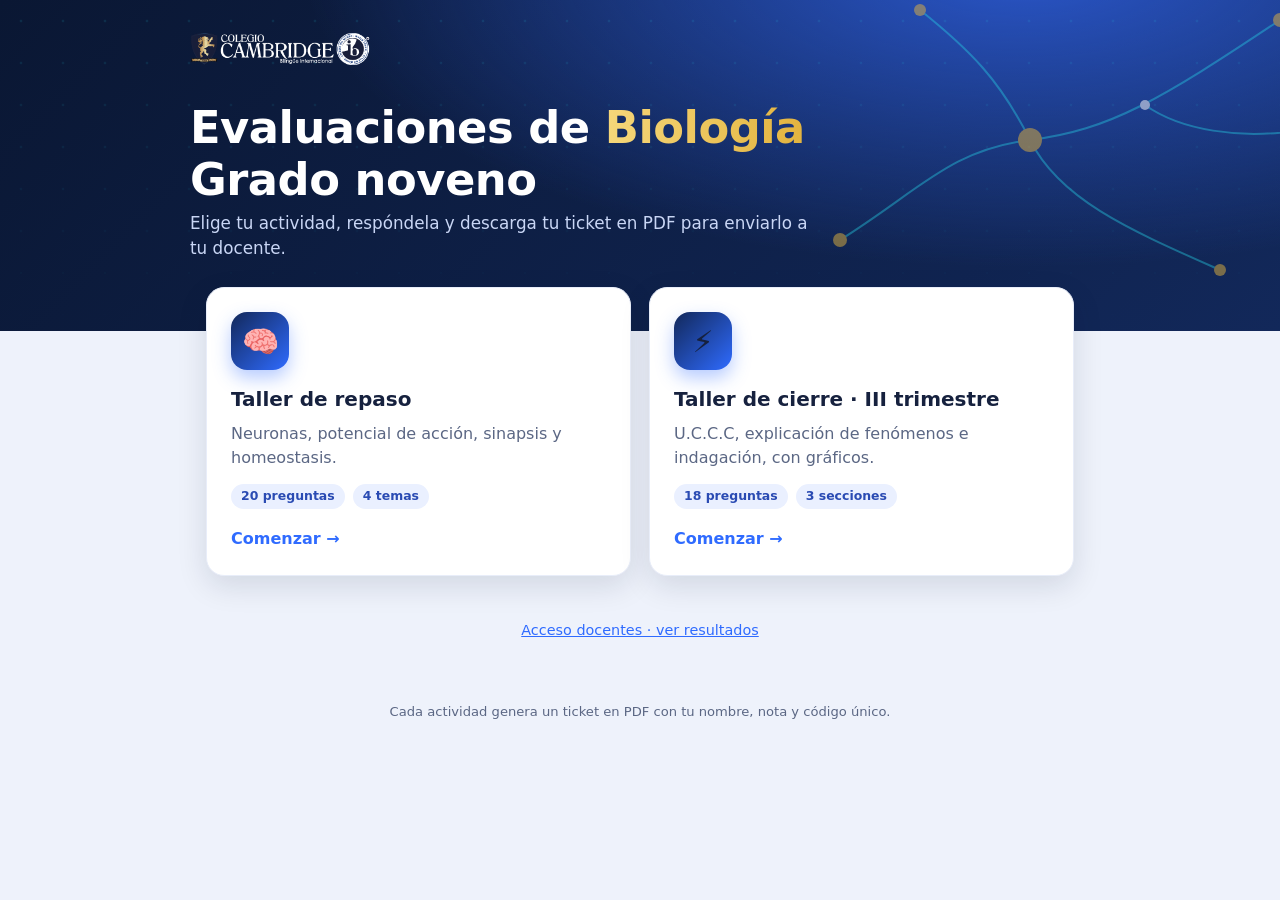
<file: index.html>
<!DOCTYPE html>
<html lang="es">
<head>
<meta charset="utf-8">
<meta name="viewport" content="width=device-width,initial-scale=1">
<title>Biología 9 · Evaluaciones interactivas</title>
<link rel="icon" href="assets/logo.png">
<link rel="stylesheet" href="css/style.css">
</head>
<body>
<header class="hero">
  <svg class="net" viewBox="0 0 520 320" fill="none" stroke="#27d3e6" stroke-width="2" stroke-linecap="round" aria-hidden="true">
    <g opacity=".8"><path d="M40 260 C120 210 150 170 230 160 S360 120 480 40"/><path d="M230 160 C260 220 330 250 420 290"/><path d="M230 160 C200 100 170 70 120 30"/><path d="M345 125 C380 150 440 160 500 150"/></g>
    <g fill="#e2b33f" stroke="none"><circle cx="230" cy="160" r="12"/><circle cx="40" cy="260" r="7"/><circle cx="480" cy="40" r="7"/><circle cx="420" cy="290" r="6"/><circle cx="120" cy="30" r="6"/><circle cx="500" cy="150" r="6"/></g>
    <circle cx="345" cy="125" r="5" fill="#fff" stroke="none"/>
  </svg>
  <div class="wrap">
    <div class="brand"><img src="assets/logo.png" alt="Logo del colegio"></div>
    <h1>Evaluaciones de <em>Biología</em><br>Grado noveno</h1>
    <p>Elige tu actividad, respóndela y descarga tu ticket en PDF para enviarlo a tu docente.</p>
  </div>
</header>

<main>
  <div class="grid">
    <a class="card tile" href="examen.html?e=taller">
      <div class="ico">🧠</div>
      <h3>Taller de repaso</h3>
      <p>Neuronas, potencial de acción, sinapsis y homeostasis.</p>
      <div class="meta"><span class="tag">20 preguntas</span><span class="tag">4 temas</span></div>
      <div class="go">Comenzar →</div>
    </a>
    <a class="card tile" href="examen.html?e=quiz">
      <div class="ico">⚡</div>
      <h3>Taller de cierre · III trimestre</h3>
      <p>U.C.C.C, explicación de fenómenos e indagación, con gráficos.</p>
      <div class="meta"><span class="tag">18 preguntas</span><span class="tag">3 secciones</span></div>
      <div class="go">Comenzar →</div>
    </a>
  </div>
  <p class="teacher-link"><a href="docente.html">Acceso docentes · ver resultados</a></p>
</main>
<footer>Cada actividad genera un ticket en PDF con tu nombre, nota y código único.</footer>
</body>
</html>
</file>
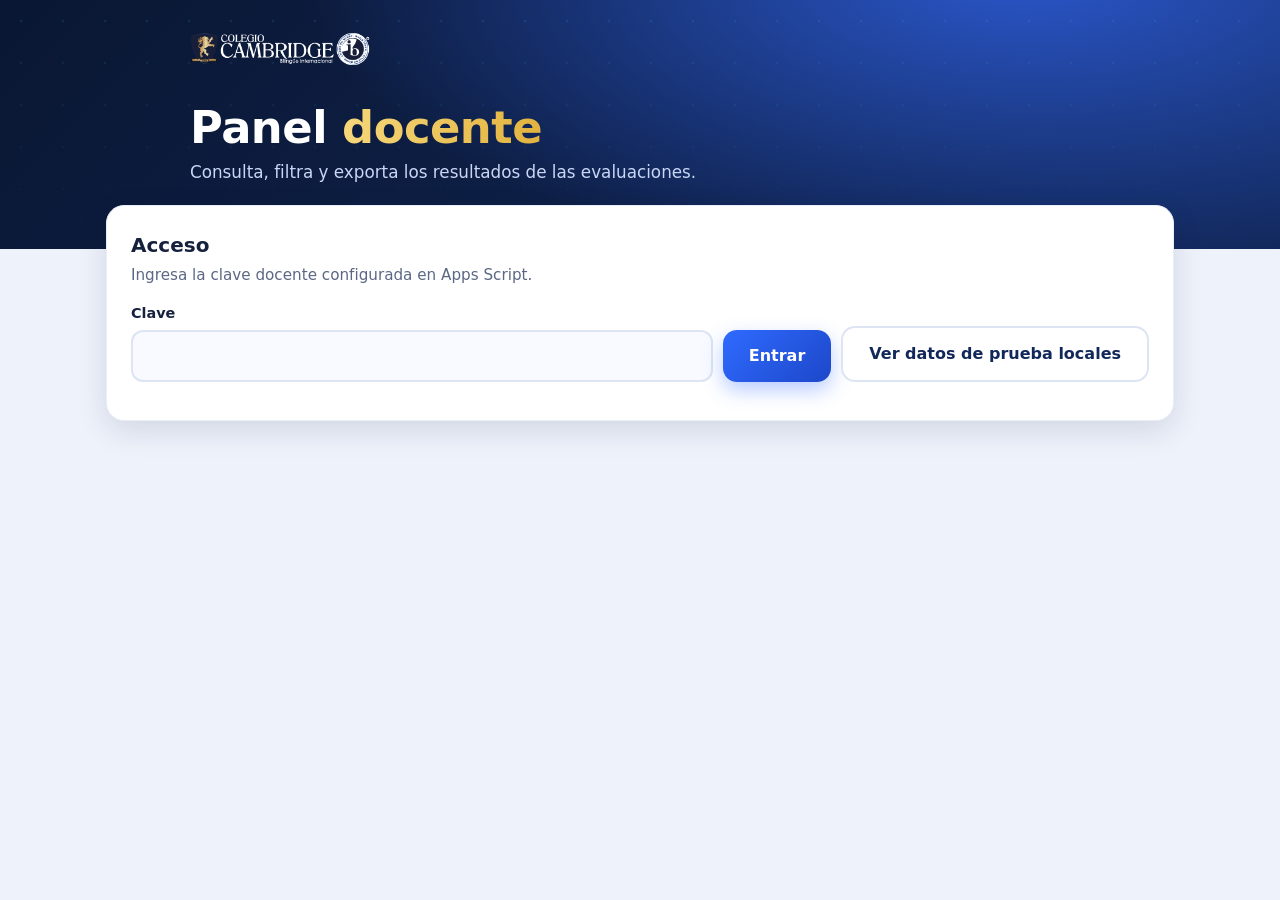
<file: docente.html>
<!DOCTYPE html>
<html lang="es">
<head>
<meta charset="utf-8">
<meta name="viewport" content="width=device-width,initial-scale=1">
<title>Panel docente · Biología 9</title>
<link rel="icon" href="assets/logo.png">
<link rel="stylesheet" href="css/style.css">
<meta name="robots" content="noindex">
</head>
<body>
<header class="hero" style="padding-bottom:64px">
  <div class="wrap">
    <div class="brand"><a href="index.html"><img src="assets/logo.png" alt="Logo del colegio"></a></div>
    <h1>Panel <em>docente</em></h1>
    <p>Consulta, filtra y exporta los resultados de las evaluaciones.</p>
  </div>
</header>
<main style="max-width:1100px">
  <section class="card" id="login">
    <h2>Acceso</h2>
    <p class="sub">Ingresa la clave docente configurada en Apps Script.</p>
    <div class="toolbar">
      <div><label class="f" for="pw">Clave</label><input type="password" id="pw" autocomplete="current-password"></div>
      <button class="btn" id="loadBtn" style="flex:none">Entrar</button>
      <button class="btn ghost" id="localBtn" style="flex:none">Ver datos de prueba locales</button>
    </div>
    <p class="err" id="loginErr" style="display:block"></p>
  </section>

  <div id="panel" class="hidden">
    <div class="stats" id="stats"></div>
    <section class="card">
      <div class="toolbar">
        <div><label class="f">Actividad</label><select id="fExam"><option value="">Todas</option><option value="taller">Taller de repaso</option><option value="quiz">Taller de cierre</option></select></div>
        <div><label class="f">Curso</label><select id="fCourse"><option value="">Todos</option></select></div>
        <div><label class="f">Buscar</label><input type="text" id="fText" placeholder="Nombre o correo"></div>
        <button class="btn gold" id="csvBtn" style="flex:none">⬇ Exportar CSV</button>
      </div>
    </section>
    <section class="card"><h2>Resultados</h2><div class="tablewrap" style="max-height:520px"><table id="tbl"></table></div></section>
    <section class="card"><h2>Análisis por pregunta</h2><p class="sub">Porcentaje de aciertos con los filtros actuales. Las más difíciles aparecen en rojo.</p><div id="items"></div></section>
  </div>
</main>

<script src="js/config.js"></script>
<script src="js/exams.js"></script>
<script src="js/docente.js"></script>
</body>
</html>
</file>
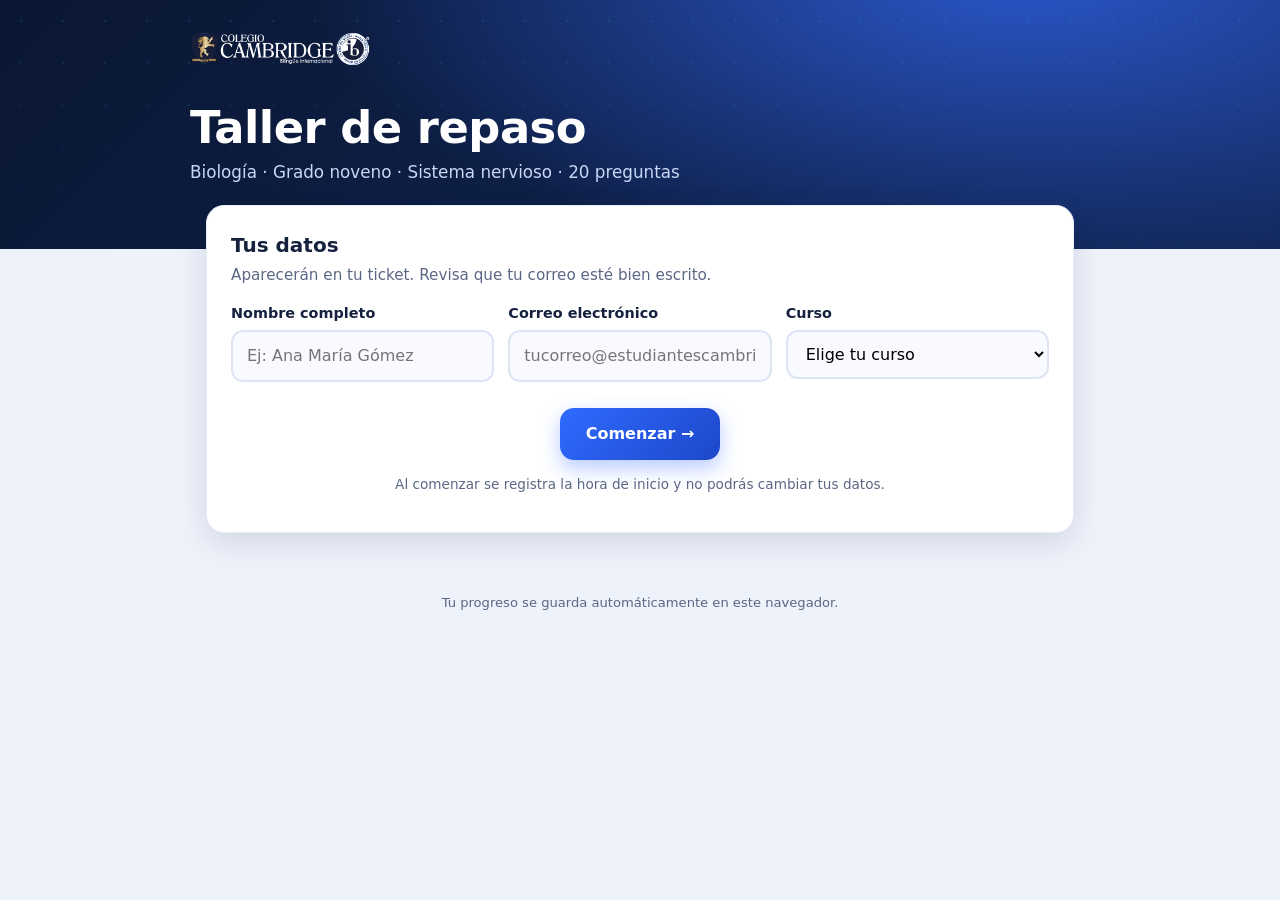
<file: examen.html>
<!DOCTYPE html>
<html lang="es">
<head>
<meta charset="utf-8">
<meta name="viewport" content="width=device-width,initial-scale=1">
<title>Evaluación · Biología 9</title>
<link rel="icon" href="assets/logo.png">
<link rel="stylesheet" href="css/style.css">
</head>
<body>
<header class="hero" style="padding-bottom:64px">
  <div class="wrap">
    <div class="brand"><a href="index.html"><img src="assets/logo.png" alt="Logo del colegio"></a></div>
    <h1 id="title"></h1>
    <p id="subtitle"></p>
  </div>
</header>

<div class="progress hidden" id="progress"><div class="in">
  <span id="progTxt">0 / 0</span><div class="bar"><i id="progBar"></i></div><span class="timer" id="timer">00:00</span>
</div></div>

<main id="main">
  <form id="form" novalidate>
    <section class="card" id="idCard">
      <h2>Tus datos</h2>
      <p class="sub">Aparecerán en tu ticket. Revisa que tu correo esté bien escrito.</p>
      <div class="fields">
        <div><label class="f" for="name">Nombre completo</label><input type="text" id="name" autocomplete="name" placeholder="Ej: Ana María Gómez"><div class="err">Escribe tu nombre completo.</div></div>
        <div><label class="f" for="email">Correo electrónico</label><input type="email" id="email" autocomplete="email" placeholder="tucorreo@estudiantescambridge.edu.co"><div class="err">Escribe un correo válido.</div></div>
        <div><label class="f" for="course">Curso</label><select id="course"><option value="">Elige tu curso</option><option>9A</option><option>9B</option><option>9C</option></select><div class="err">Escribe tu curso.</div></div>
      </div>
      <div class="actions" style="margin-bottom:0"><button class="btn" type="button" id="startBtn">Comenzar →</button></div>
      <p class="note">Al comenzar se registra la hora de inicio y no podrás cambiar tus datos.</p>
    </section>
    <div id="quizPart" class="hidden">
      <div class="card who" id="who"></div>
      <div id="questions"></div>
      <div id="selfPart"></div>
      <div class="actions"><button class="btn gold" type="submit" id="submitBtn">Terminar y generar ticket ✓</button></div>
      <p class="note" id="missingNote"></p>
    </div>
  </form>

  <section class="card result hidden" id="result"></section>
</main>
<footer>Tu progreso se guarda automáticamente en este navegador.</footer>

<script src="js/jspdf.umd.min.js"></script>
<script src="js/config.js"></script>
<script src="js/exams.js"></script>
<script src="js/ticket.js"></script>
<script src="js/app.js"></script>
</body>
</html>
</file>
<file: css/style.css>
:root{
  --navy:#0a1733; --navy2:#12285a; --blue:#2f6bff; --cyan:#27d3e6; --gold:#e2b33f; --gold2:#f6d77a;
  --ink:#16213e; --muted:#5b6784; --bg:#eef2fb; --card:#fff; --ok:#14a36b; --bad:#e04a5a; --line:#dde4f3;
  --radius:18px; --shadow:0 10px 30px rgba(10,23,51,.12);
}
*{box-sizing:border-box}
html{scroll-behavior:smooth}
body{margin:0;font-family:"Segoe UI",system-ui,-apple-system,Roboto,Arial,sans-serif;color:var(--ink);background:var(--bg);line-height:1.5}
img{max-width:100%}
a{color:var(--blue)}

/* Cabecera */
.hero{position:relative;overflow:hidden;color:#fff;background:radial-gradient(1200px 500px at 80% -10%,#2a56c9 0%,transparent 60%),linear-gradient(135deg,var(--navy),var(--navy2));padding:22px 20px 70px}
.hero::before{content:"";position:absolute;inset:0;background-image:radial-gradient(rgba(39,211,230,.35) 1.5px,transparent 1.6px);background-size:42px 42px;opacity:.35;mask-image:linear-gradient(to bottom,#000,transparent)}
.hero svg.net{position:absolute;right:-40px;top:-20px;width:520px;opacity:.5;pointer-events:none}
.wrap{position:relative;max-width:900px;margin:0 auto}
.brand{display:flex;align-items:center;gap:14px}
.brand img{height:54px;display:block}
.hero h1{margin:26px 0 6px;font-size:clamp(1.8rem,4.5vw,2.8rem);line-height:1.15;letter-spacing:-.5px}
.hero h1 em{font-style:normal;background:linear-gradient(90deg,var(--gold2),var(--gold));-webkit-background-clip:text;background-clip:text;color:transparent}
.hero p{margin:0;max-width:620px;color:#c9d6f5;font-size:1.05rem}
.chip{display:inline-block;background:rgba(255,255,255,.12);border:1px solid rgba(255,255,255,.25);border-radius:99px;padding:4px 12px;font-size:.82rem;margin-bottom:6px;backdrop-filter:blur(4px)}

main{max-width:900px;margin:-44px auto 60px;padding:0 16px;position:relative}
.card{background:var(--card);border-radius:var(--radius);box-shadow:var(--shadow);padding:24px;margin-bottom:18px;border:1px solid #e8edf9}
.card h2{margin:0 0 4px;font-size:1.25rem}
.card .sub{color:var(--muted);margin:0 0 16px;font-size:.95rem}

/* Landing */
.grid{display:grid;gap:18px;grid-template-columns:repeat(auto-fit,minmax(280px,1fr))}
.tile{display:flex;flex-direction:column;gap:8px;text-decoration:none;color:inherit;transition:transform .18s,box-shadow .18s;position:relative;overflow:hidden}
.tile:hover{transform:translateY(-4px);box-shadow:0 16px 38px rgba(10,23,51,.2)}
.tile .ico{width:58px;height:58px;border-radius:16px;display:grid;place-items:center;font-size:30px;background:linear-gradient(135deg,var(--navy2),var(--blue));box-shadow:0 8px 18px rgba(47,107,255,.35)}
.tile h3{margin:6px 0 0;font-size:1.25rem}
.tile p{margin:0;color:var(--muted)}
.tile .meta{display:flex;gap:8px;flex-wrap:wrap;margin-top:6px}
.tag{font-size:.78rem;background:#eaf0ff;color:#2a4bb3;border-radius:99px;padding:3px 10px;font-weight:600}
.go{margin-top:auto;padding-top:10px;font-weight:700;color:var(--blue)}
.teacher-link{text-align:center;margin-top:26px;font-size:.9rem}

/* Formulario */
label.f{display:block;font-weight:600;font-size:.9rem;margin-bottom:6px}
.fields{display:grid;gap:14px;grid-template-columns:repeat(auto-fit,minmax(220px,1fr))}
input[type=text],input[type=email],input[type=password],input[type=number],select{width:100%;padding:12px 14px;border:2px solid var(--line);border-radius:12px;font:inherit;background:#f8faff;transition:border .15s,box-shadow .15s}
input:focus,select:focus{outline:none;border-color:var(--blue);box-shadow:0 0 0 4px rgba(47,107,255,.15);background:#fff}
.invalid{border-color:var(--bad)!important}
.err{color:var(--bad);font-size:.85rem;margin-top:4px;display:none}
.show-err .err{display:block}

.progress{position:sticky;top:0;z-index:20;background:rgba(255,255,255,.92);backdrop-filter:blur(8px);border-bottom:1px solid var(--line);padding:10px 16px}
.progress .in{max-width:900px;margin:0 auto;display:flex;align-items:center;gap:14px;font-size:.88rem;font-weight:600}
.bar{flex:1;height:10px;background:#e3e9f7;border-radius:99px;overflow:hidden}
.bar i{display:block;height:100%;width:0;background:linear-gradient(90deg,var(--cyan),var(--blue));border-radius:99px;transition:width .3s}
.timer{font-variant-numeric:tabular-nums;color:var(--muted)}

.sec-title{display:flex;align-items:center;gap:10px;margin:28px 4px 12px;font-size:1.1rem;font-weight:800;color:var(--navy2)}
.sec-title::after{content:"";flex:1;height:2px;background:linear-gradient(90deg,var(--gold),transparent)}
.q{scroll-margin-top:80px;transition:border-color .2s,box-shadow .2s}
.q.missing{border-color:var(--bad);box-shadow:0 0 0 4px rgba(224,74,90,.12)}
.q .num{display:inline-grid;place-items:center;width:34px;height:34px;border-radius:10px;background:linear-gradient(135deg,var(--navy2),var(--blue));color:#fff;font-weight:800;margin-right:10px;flex:none}
.q .qt{display:flex;align-items:flex-start;font-weight:600;margin-bottom:14px}
.q figure{margin:0 0 16px;text-align:center;background:#fff;border:1px solid var(--line);border-radius:14px;padding:10px}
.q figure img{max-height:300px;object-fit:contain}
.opts{display:grid;gap:10px}
.opt{position:relative;display:flex;gap:12px;align-items:flex-start;padding:12px 14px;border:2px solid var(--line);border-radius:14px;cursor:pointer;background:#fafbff;transition:all .15s}
.opt:hover{border-color:#9db8ff;background:#f1f5ff}
.opt input{position:absolute;opacity:0}
.opt .l{flex:none;width:28px;height:28px;border-radius:50%;display:grid;place-items:center;font-weight:800;font-size:.85rem;background:#e6ecfb;color:var(--navy2);transition:all .15s}
.opt.sel{border-color:var(--blue);background:#eaf0ff;box-shadow:0 4px 12px rgba(47,107,255,.15)}
.opt.sel .l{background:var(--blue);color:#fff}
.opt:focus-within{box-shadow:0 0 0 4px rgba(47,107,255,.2)}

.who{padding:14px 20px;font-size:.92rem;color:var(--muted);background:#f4f7ff}
.rubric{margin:0 0 18px;border:1px solid var(--line);border-radius:14px;padding:8px;background:#fff}
.rubric img{display:block;margin:0 auto;border-radius:10px}
.crit{padding:14px 0;border-top:1px solid var(--line);border-radius:10px;transition:background .2s}
.crit.missing{background:#fff1f2;box-shadow:0 0 0 3px rgba(224,74,90,.15)}
.crit .ct{display:flex;gap:10px;align-items:flex-start;margin-bottom:10px}
.num.sm{width:26px;height:26px;border-radius:8px;font-size:.85rem;margin:0;flex:none;display:inline-grid;place-items:center;background:linear-gradient(135deg,var(--navy2),var(--blue));color:#fff;font-weight:800}
.rate{display:grid;grid-template-columns:repeat(5,1fr);gap:8px;max-width:420px}
.rb{position:relative;cursor:pointer}
.rb input{position:absolute;opacity:0}
.rb span{display:grid;place-items:center;height:42px;border:2px solid var(--line);border-radius:12px;font-weight:800;background:#fafbff;transition:all .15s}
.rb:hover span{border-color:#9db8ff}
.rb.sel span{background:var(--blue);border-color:var(--blue);color:#fff;box-shadow:0 4px 12px rgba(47,107,255,.3)}
.rb:focus-within span{box-shadow:0 0 0 4px rgba(47,107,255,.2)}
.selfavg{margin-top:12px;padding:14px;border-radius:14px;background:linear-gradient(135deg,var(--navy),var(--navy2));color:#fff;text-align:center;font-size:1.05rem}
.selfavg b{color:var(--gold2);font-size:1.5rem}
.who strong{color:var(--navy2)}
.btn{text-decoration:none;display:inline-flex;align-items:center;justify-content:center;gap:8px;border:0;border-radius:14px;padding:14px 26px;font:inherit;font-weight:800;cursor:pointer;color:#fff;background:linear-gradient(135deg,var(--blue),#1d47c9);box-shadow:0 8px 20px rgba(47,107,255,.35);transition:transform .15s,box-shadow .15s}
.btn:hover{transform:translateY(-2px)}
.btn:disabled{opacity:.6;cursor:wait;transform:none}
.btn.gold{color:#3a2a00;background:linear-gradient(135deg,var(--gold2),var(--gold));box-shadow:0 8px 20px rgba(226,179,63,.4)}
.btn.ghost{background:#fff;color:var(--navy2);border:2px solid var(--line);box-shadow:none}
.actions{display:flex;gap:12px;flex-wrap:wrap;justify-content:center;margin:26px 0}
.note{font-size:.85rem;color:var(--muted);text-align:center}

/* Resultado */
.result{text-align:center}
.grade{width:170px;height:170px;margin:6px auto 12px;border-radius:50%;display:grid;place-items:center;background:conic-gradient(var(--gold) var(--pct,0%),#e6ecfb 0);position:relative}
.grade::before{content:"";position:absolute;inset:12px;border-radius:50%;background:#fff}
.grade b{position:relative;font-size:3rem;color:var(--navy2);line-height:1}
.grade small{position:absolute;bottom:34px;font-size:.8rem;color:var(--muted)}
.result h2{font-size:1.6rem}
.ticket-id{display:inline-block;font-family:Consolas,monospace;background:#f0f4ff;border:1px dashed #9db8ff;border-radius:10px;padding:6px 14px;font-weight:700;letter-spacing:1px}
.status{display:inline-flex;align-items:center;gap:8px;padding:8px 14px;border-radius:12px;font-size:.9rem;font-weight:600;margin:10px 0}
.status.ok{background:#e4f8ef;color:#0b7a4f}.status.warn{background:#fff4dc;color:#8a5b00}
.breakdown{display:grid;gap:10px;max-width:520px;margin:18px auto 0;text-align:left}
.breakdown div{display:grid;grid-template-columns:130px 1fr 52px;gap:10px;align-items:center;font-size:.9rem}
.breakdown .b{height:10px;border-radius:99px;background:#e6ecfb;overflow:hidden}.breakdown .b i{display:block;height:100%;background:linear-gradient(90deg,var(--cyan),var(--blue))}

/* Docentes */
.toolbar{display:flex;gap:10px;flex-wrap:wrap;align-items:end}
.toolbar>div{flex:1;min-width:150px}
.stats{display:grid;gap:14px;grid-template-columns:repeat(auto-fit,minmax(150px,1fr));margin-bottom:18px}
.stat{background:linear-gradient(135deg,var(--navy),var(--navy2));color:#fff;border-radius:16px;padding:16px}
.stat b{display:block;font-size:1.9rem;line-height:1.1}.stat span{color:#b9c8ee;font-size:.82rem}
.tablewrap{overflow:auto;border:1px solid var(--line);border-radius:14px}
table{border-collapse:collapse;width:100%;font-size:.9rem;background:#fff}
th{background:#f1f5ff;text-align:left;padding:10px 12px;position:sticky;top:0;cursor:pointer;white-space:nowrap}
td{padding:9px 12px;border-top:1px solid var(--line);white-space:nowrap}
tr:hover td{background:#f8faff}
.pill{display:inline-block;min-width:44px;text-align:center;border-radius:99px;padding:2px 10px;font-weight:800;color:#fff}
.pill.hi{background:var(--ok)}.pill.mid{background:#e0a21b}.pill.lo{background:var(--bad)}
.hidden{display:none!important}
.ia-bar{display:flex;align-items:center;gap:8px}.ia-bar .b{flex:1;height:8px;background:#e6ecfb;border-radius:99px;overflow:hidden;min-width:80px}.ia-bar i{display:block;height:100%}

footer{text-align:center;color:var(--muted);font-size:.82rem;padding:0 16px 40px}
@media (max-width:560px){.card{padding:18px}.breakdown div{grid-template-columns:90px 1fr 46px}.hero svg.net{width:320px}}
</file>
